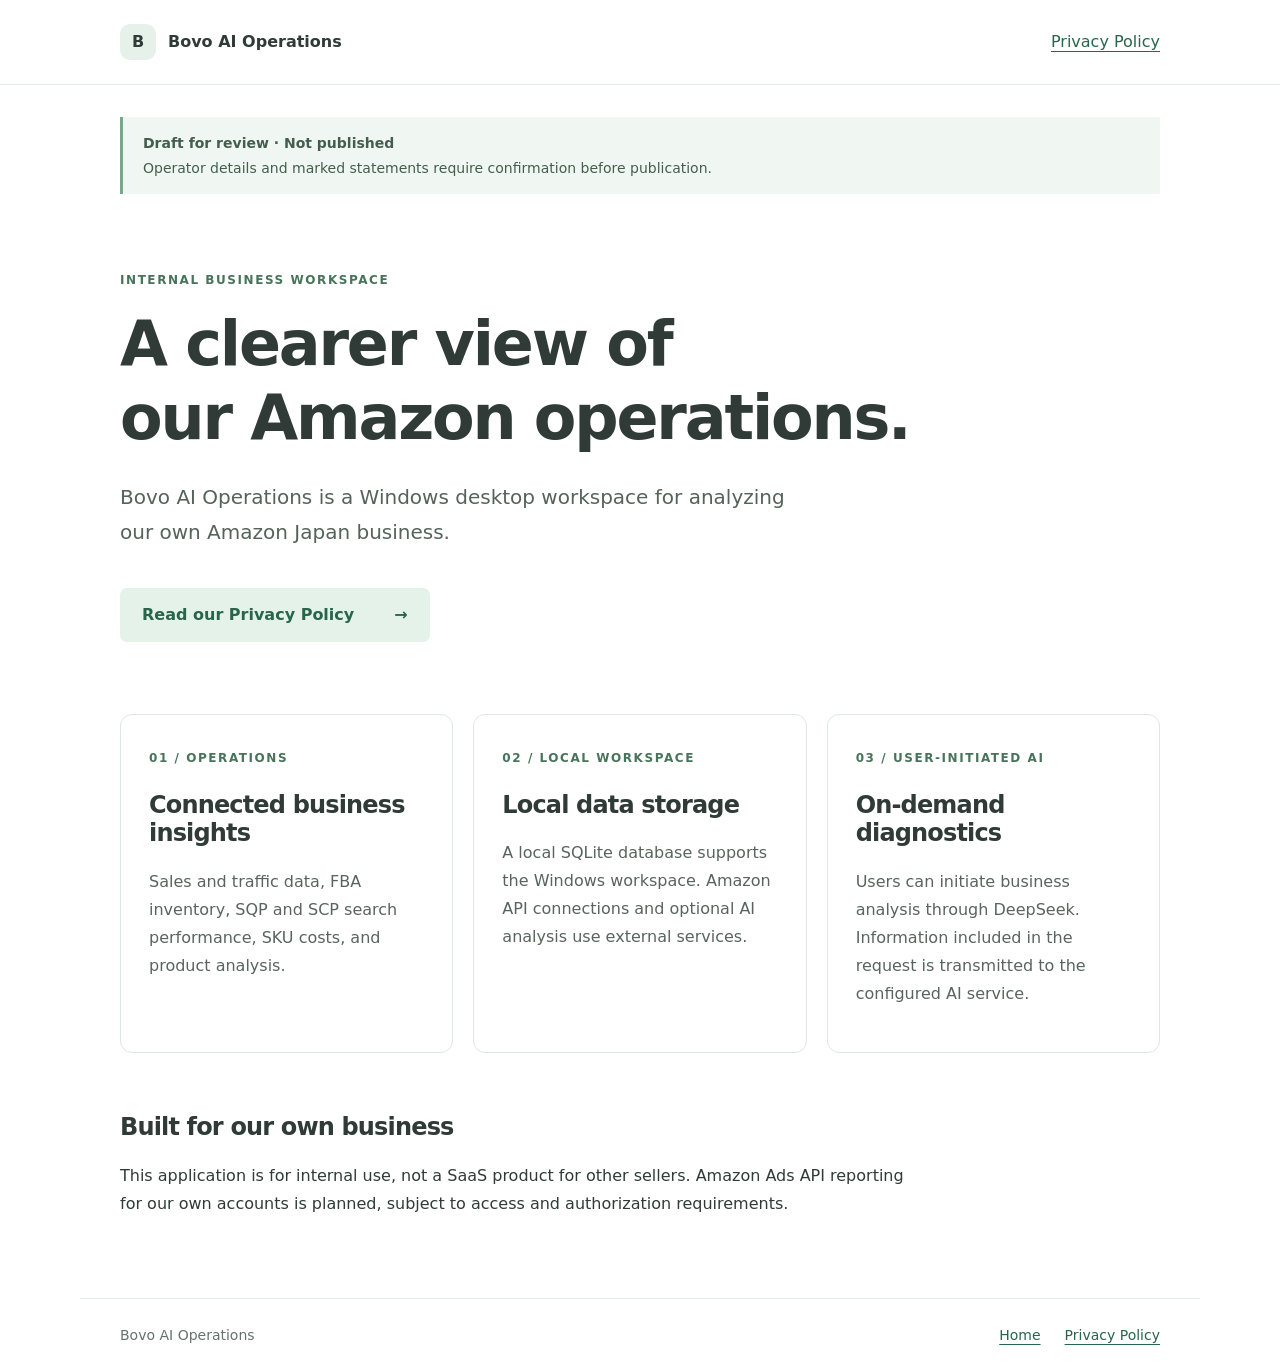
<file: index.html>
<!doctype html>
<html lang="en"><head><meta charset="utf-8"><meta name="viewport" content="width=device-width, initial-scale=1"><meta name="robots" content="noindex, nofollow"><title>Home | Bovo AI Operations</title><link rel="stylesheet" href="styles.css"></head>
<body><a class="skip" href="#main">Skip to content</a><header><nav aria-label="Main navigation"><a class="brand" href="index.html"><span class="mark">B</span>Bovo AI Operations</a><a href="privacy.html">Privacy Policy</a></nav></header><main id="main"><aside class="notice"><strong>Draft for review · Not published</strong><br>Operator details and marked statements require confirmation before publication.</aside><section class="hero"><p class="eyebrow">INTERNAL BUSINESS WORKSPACE</p><h1>A clearer view of<br>our Amazon operations.</h1><p class="lead">Bovo AI Operations is a Windows desktop workspace for analyzing our own Amazon Japan business.</p><a class="button" href="privacy.html">Read our Privacy Policy <span aria-hidden="true">→</span></a></section><div class="grid"><section class="card"><span class="number">01 / OPERATIONS</span><h2>Connected business insights</h2><p>Sales and traffic data, FBA inventory, SQP and SCP search performance, SKU costs, and product analysis.</p></section><section class="card"><span class="number">02 / LOCAL WORKSPACE</span><h2>Local data storage</h2><p>A local SQLite database supports the Windows workspace. Amazon API connections and optional AI analysis use external services.</p></section><section class="card"><span class="number">03 / USER-INITIATED AI</span><h2>On-demand diagnostics</h2><p>Users can initiate business analysis through DeepSeek. Information included in the request is transmitted to the configured AI service.</p></section></div><section class="closing"><h2>Built for our own business</h2><p>This application is for internal use, not a SaaS product for other sellers. Amazon Ads API reporting for our own accounts is planned, subject to access and authorization requirements.</p></section></main><footer><span>Bovo AI Operations</span><a href="index.html">Home</a><a href="privacy.html">Privacy Policy</a></footer></body></html>
</file>
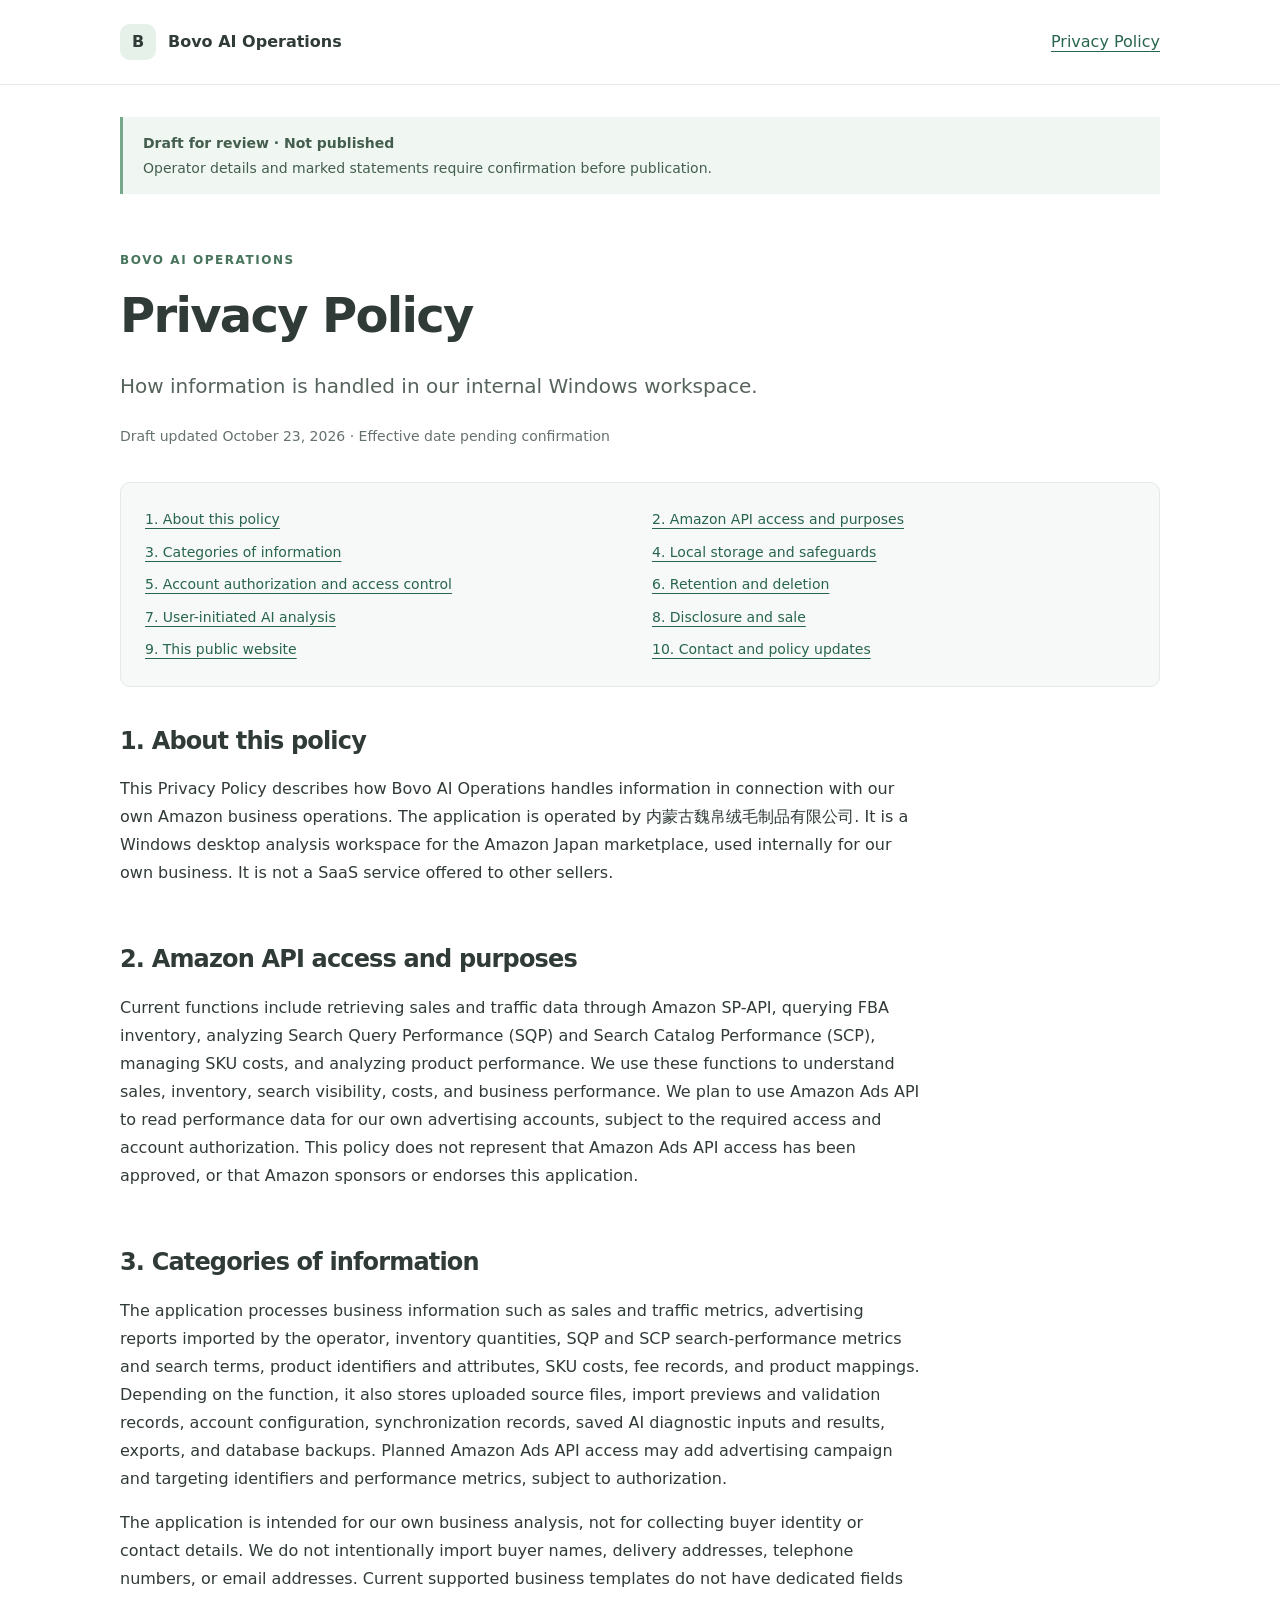
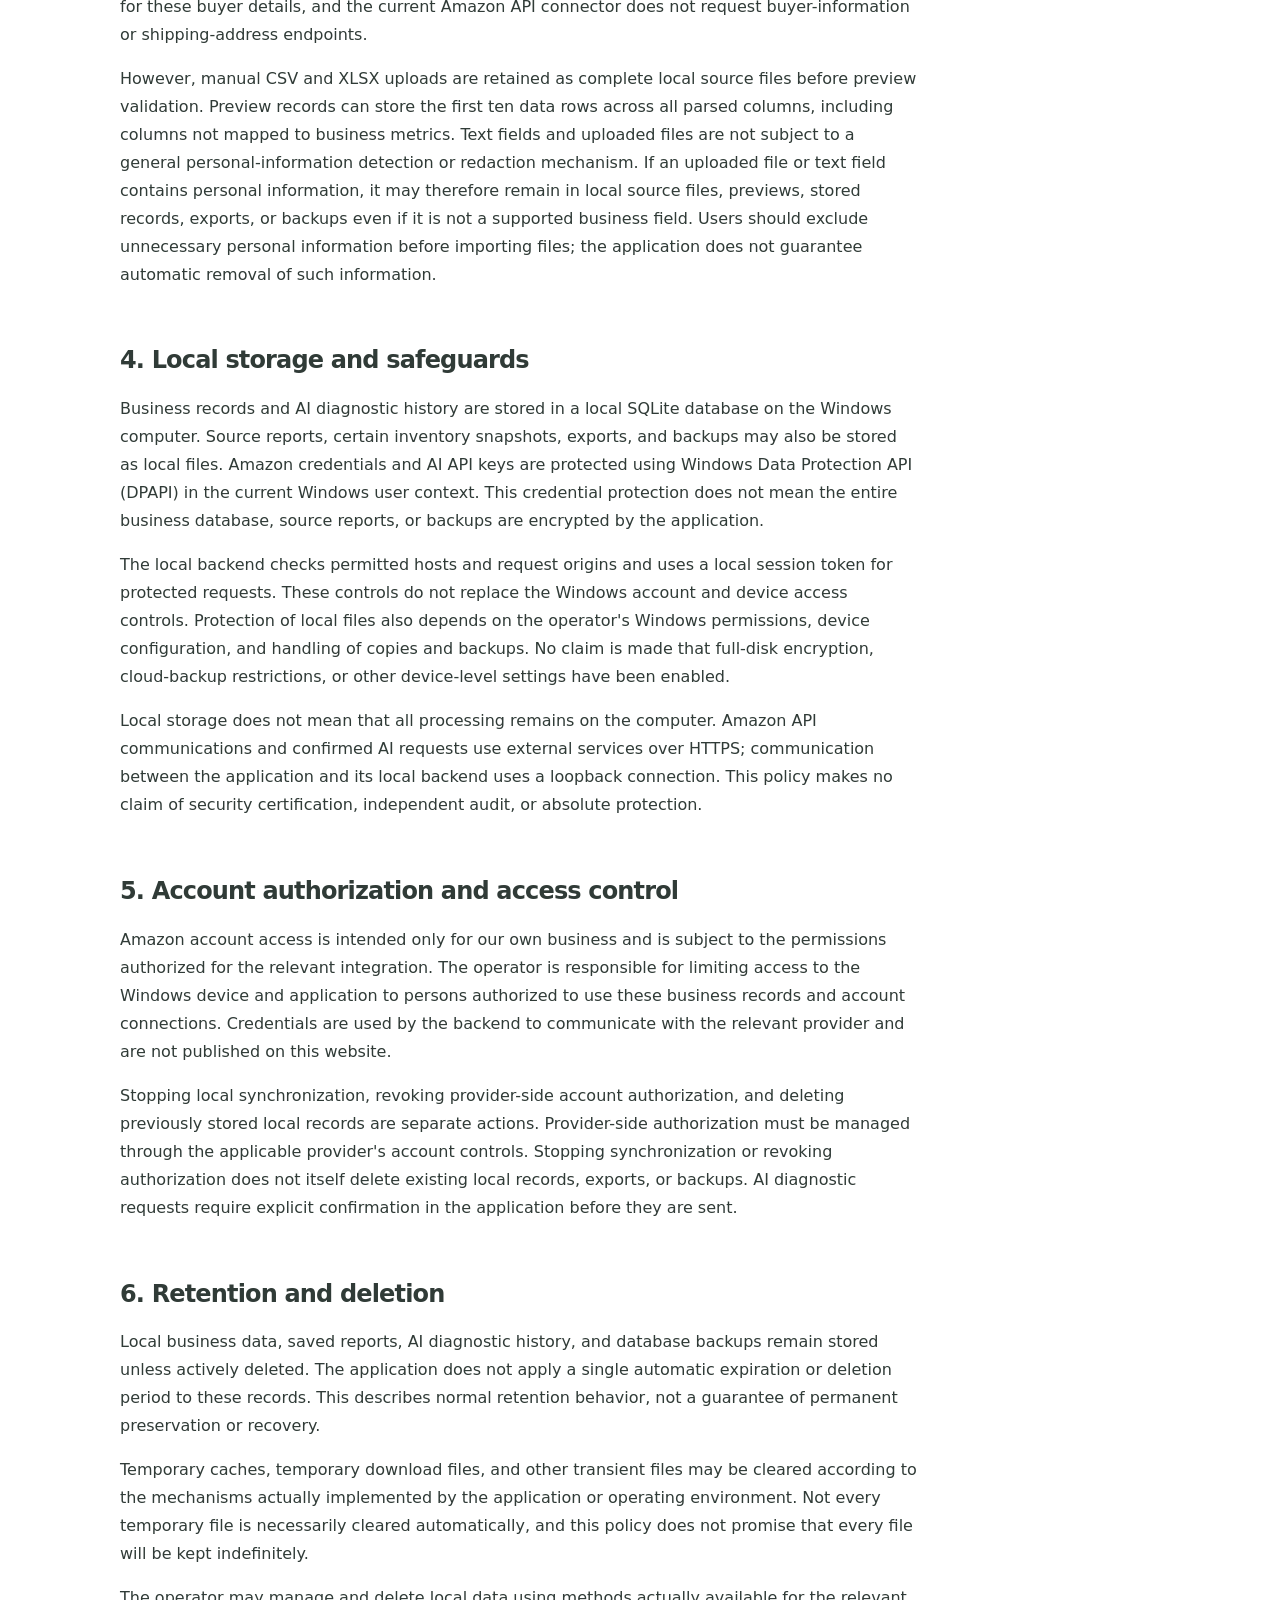
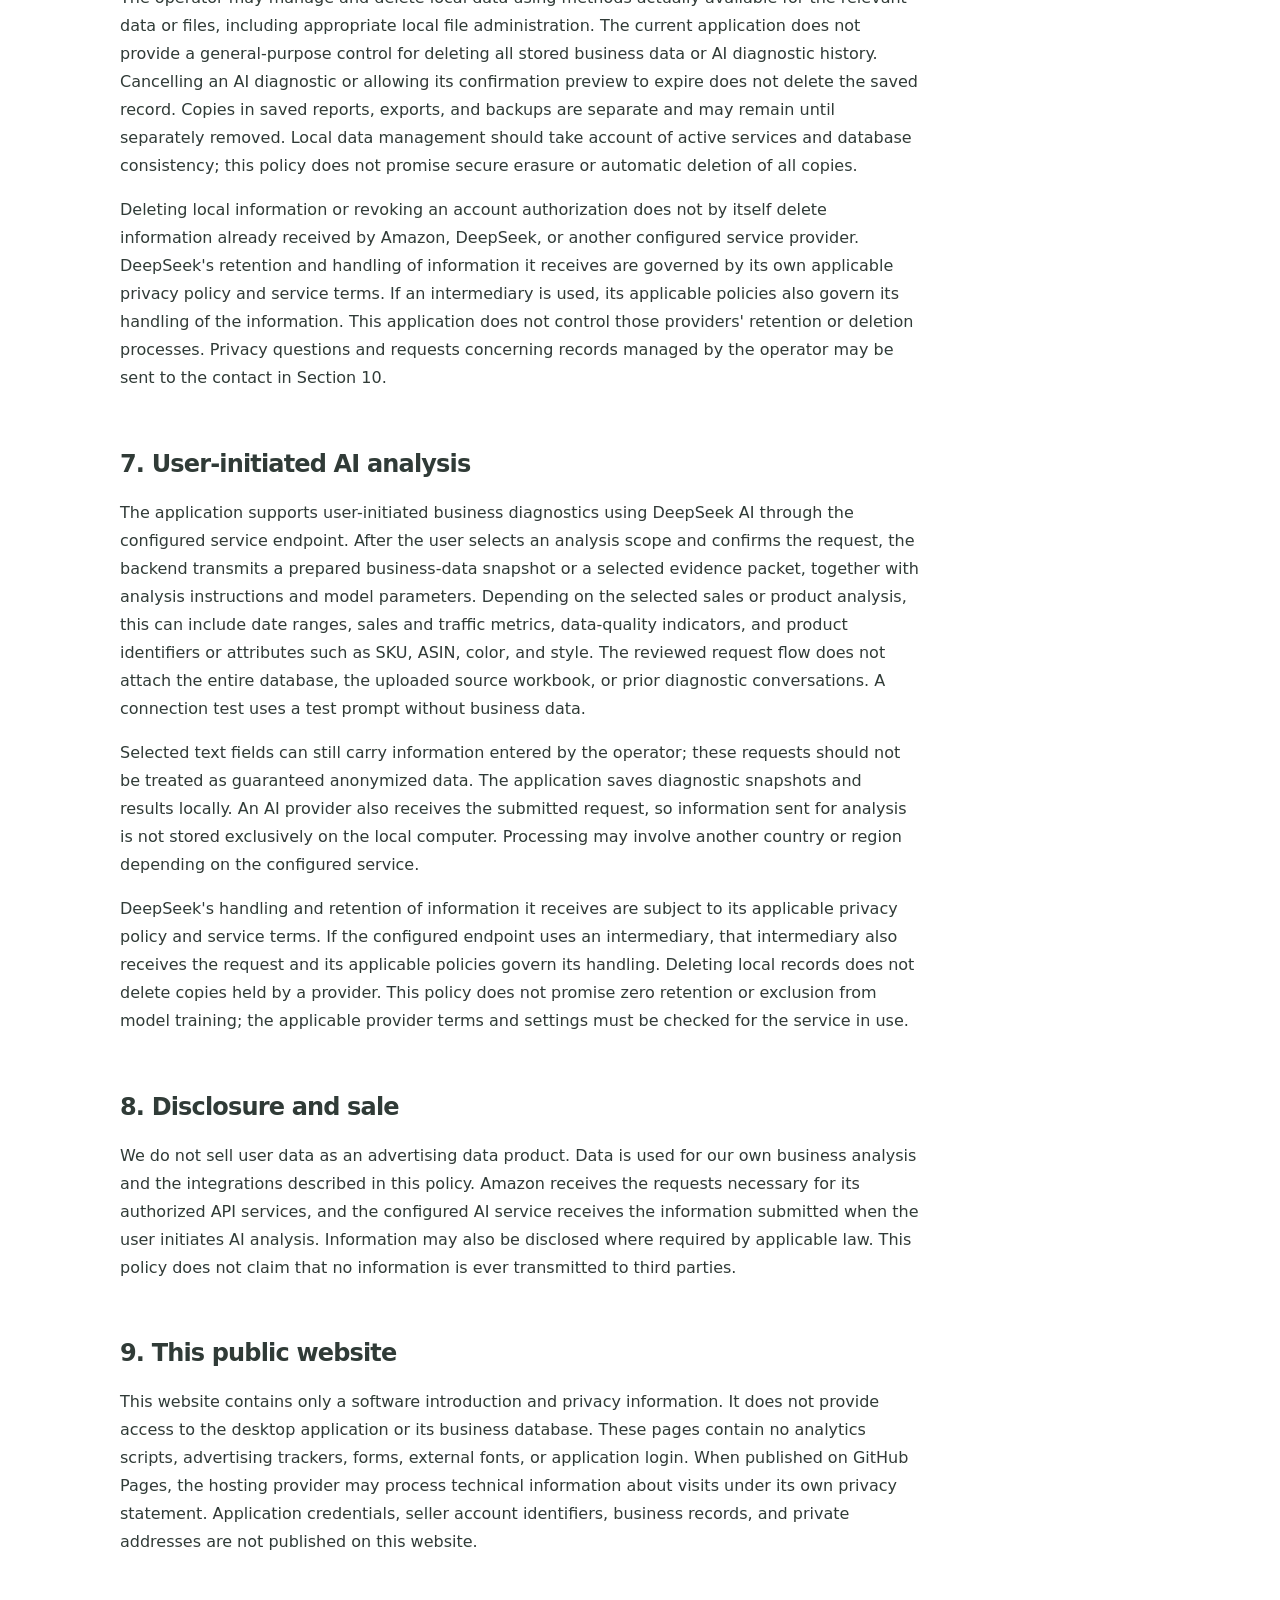
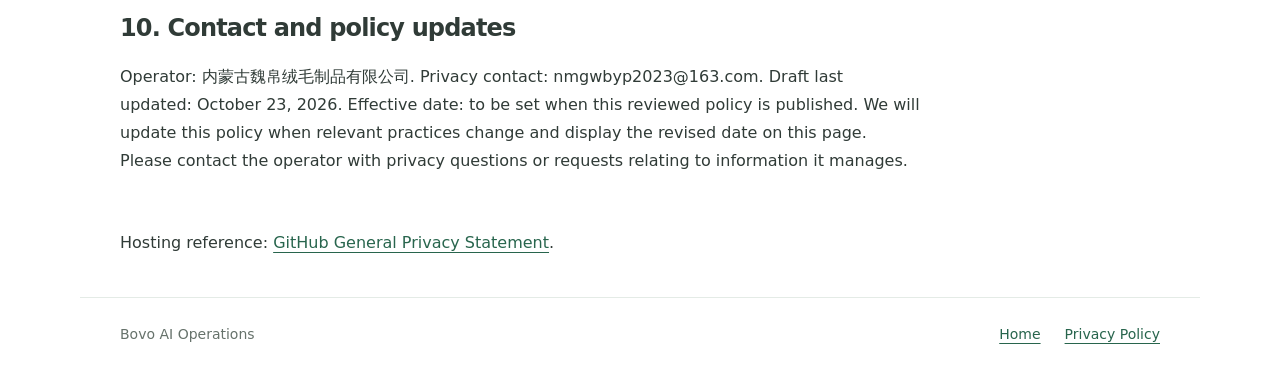
<file: privacy.html>
<!doctype html>
<html lang="en"><head><meta charset="utf-8"><meta name="viewport" content="width=device-width, initial-scale=1"><meta name="robots" content="noindex, nofollow"><title>Privacy Policy | Bovo AI Operations</title><link rel="stylesheet" href="styles.css"></head>
<body><a class="skip" href="#main">Skip to content</a><header><nav aria-label="Main navigation"><a class="brand" href="index.html"><span class="mark">B</span>Bovo AI Operations</a><a href="privacy.html">Privacy Policy</a></nav></header><main id="main"><aside class="notice"><strong>Draft for review · Not published</strong><br>Operator details and marked statements require confirmation before publication.</aside><div class="policy-head"><p class="eyebrow">BOVO AI OPERATIONS</p><h1>Privacy Policy</h1><p class="lead">How information is handled in our internal Windows workspace.</p><p class="muted">Draft updated October 23, 2026 · Effective date pending confirmation</p></div><nav class="toc" aria-label="Policy contents"><a href="#section-1">1. About this policy</a><a href="#section-2">2. Amazon API access and purposes</a><a href="#section-3">3. Categories of information</a><a href="#section-4">4. Local storage and safeguards</a><a href="#section-5">5. Account authorization and access control</a><a href="#section-6">6. Retention and deletion</a><a href="#section-7">7. User-initiated AI analysis</a><a href="#section-8">8. Disclosure and sale</a><a href="#section-9">9. This public website</a><a href="#section-10">10. Contact and policy updates</a></nav><article class="policy"><section id="section-1"><h2>1. About this policy</h2><p>This Privacy Policy describes how Bovo AI Operations handles information in connection with our own Amazon business operations. The application is operated by 内蒙古魏帛绒毛制品有限公司. It is a Windows desktop analysis workspace for the Amazon Japan marketplace, used internally for our own business. It is not a SaaS service offered to other sellers.</p></section><section id="section-2"><h2>2. Amazon API access and purposes</h2><p>Current functions include retrieving sales and traffic data through Amazon SP-API, querying FBA inventory, analyzing Search Query Performance (SQP) and Search Catalog Performance (SCP), managing SKU costs, and analyzing product performance. We use these functions to understand sales, inventory, search visibility, costs, and business performance. We plan to use Amazon Ads API to read performance data for our own advertising accounts, subject to the required access and account authorization. This policy does not represent that Amazon Ads API access has been approved, or that Amazon sponsors or endorses this application.</p></section><section id="section-3"><h2>3. Categories of information</h2><p>The application processes business information such as sales and traffic metrics, advertising reports imported by the operator, inventory quantities, SQP and SCP search-performance metrics and search terms, product identifiers and attributes, SKU costs, fee records, and product mappings. Depending on the function, it also stores uploaded source files, import previews and validation records, account configuration, synchronization records, saved AI diagnostic inputs and results, exports, and database backups. Planned Amazon Ads API access may add advertising campaign and targeting identifiers and performance metrics, subject to authorization.</p><p>The application is intended for our own business analysis, not for collecting buyer identity or contact details. We do not intentionally import buyer names, delivery addresses, telephone numbers, or email addresses. Current supported business templates do not have dedicated fields for these buyer details, and the current Amazon API connector does not request buyer-information or shipping-address endpoints.</p><p>However, manual CSV and XLSX uploads are retained as complete local source files before preview validation. Preview records can store the first ten data rows across all parsed columns, including columns not mapped to business metrics. Text fields and uploaded files are not subject to a general personal-information detection or redaction mechanism. If an uploaded file or text field contains personal information, it may therefore remain in local source files, previews, stored records, exports, or backups even if it is not a supported business field. Users should exclude unnecessary personal information before importing files; the application does not guarantee automatic removal of such information.</p></section><section id="section-4"><h2>4. Local storage and safeguards</h2><p>Business records and AI diagnostic history are stored in a local SQLite database on the Windows computer. Source reports, certain inventory snapshots, exports, and backups may also be stored as local files. Amazon credentials and AI API keys are protected using Windows Data Protection API (DPAPI) in the current Windows user context. This credential protection does not mean the entire business database, source reports, or backups are encrypted by the application.</p><p>The local backend checks permitted hosts and request origins and uses a local session token for protected requests. These controls do not replace the Windows account and device access controls. Protection of local files also depends on the operator&#x27;s Windows permissions, device configuration, and handling of copies and backups. No claim is made that full-disk encryption, cloud-backup restrictions, or other device-level settings have been enabled.</p><p>Local storage does not mean that all processing remains on the computer. Amazon API communications and confirmed AI requests use external services over HTTPS; communication between the application and its local backend uses a loopback connection. This policy makes no claim of security certification, independent audit, or absolute protection.</p></section><section id="section-5"><h2>5. Account authorization and access control</h2><p>Amazon account access is intended only for our own business and is subject to the permissions authorized for the relevant integration. The operator is responsible for limiting access to the Windows device and application to persons authorized to use these business records and account connections. Credentials are used by the backend to communicate with the relevant provider and are not published on this website.</p><p>Stopping local synchronization, revoking provider-side account authorization, and deleting previously stored local records are separate actions. Provider-side authorization must be managed through the applicable provider&#x27;s account controls. Stopping synchronization or revoking authorization does not itself delete existing local records, exports, or backups. AI diagnostic requests require explicit confirmation in the application before they are sent.</p></section><section id="section-6"><h2>6. Retention and deletion</h2><p>Local business data, saved reports, AI diagnostic history, and database backups remain stored unless actively deleted. The application does not apply a single automatic expiration or deletion period to these records. This describes normal retention behavior, not a guarantee of permanent preservation or recovery.</p><p>Temporary caches, temporary download files, and other transient files may be cleared according to the mechanisms actually implemented by the application or operating environment. Not every temporary file is necessarily cleared automatically, and this policy does not promise that every file will be kept indefinitely.</p><p>The operator may manage and delete local data using methods actually available for the relevant data or files, including appropriate local file administration. The current application does not provide a general-purpose control for deleting all stored business data or AI diagnostic history. Cancelling an AI diagnostic or allowing its confirmation preview to expire does not delete the saved record. Copies in saved reports, exports, and backups are separate and may remain until separately removed. Local data management should take account of active services and database consistency; this policy does not promise secure erasure or automatic deletion of all copies.</p><p>Deleting local information or revoking an account authorization does not by itself delete information already received by Amazon, DeepSeek, or another configured service provider. DeepSeek&#x27;s retention and handling of information it receives are governed by its own applicable privacy policy and service terms. If an intermediary is used, its applicable policies also govern its handling of the information. This application does not control those providers&#x27; retention or deletion processes. Privacy questions and requests concerning records managed by the operator may be sent to the contact in Section 10.</p></section><section id="section-7"><h2>7. User-initiated AI analysis</h2><p>The application supports user-initiated business diagnostics using DeepSeek AI through the configured service endpoint. After the user selects an analysis scope and confirms the request, the backend transmits a prepared business-data snapshot or a selected evidence packet, together with analysis instructions and model parameters. Depending on the selected sales or product analysis, this can include date ranges, sales and traffic metrics, data-quality indicators, and product identifiers or attributes such as SKU, ASIN, color, and style. The reviewed request flow does not attach the entire database, the uploaded source workbook, or prior diagnostic conversations. A connection test uses a test prompt without business data.</p><p>Selected text fields can still carry information entered by the operator; these requests should not be treated as guaranteed anonymized data. The application saves diagnostic snapshots and results locally. An AI provider also receives the submitted request, so information sent for analysis is not stored exclusively on the local computer. Processing may involve another country or region depending on the configured service.</p><p>DeepSeek&#x27;s handling and retention of information it receives are subject to its applicable privacy policy and service terms. If the configured endpoint uses an intermediary, that intermediary also receives the request and its applicable policies govern its handling. Deleting local records does not delete copies held by a provider. This policy does not promise zero retention or exclusion from model training; the applicable provider terms and settings must be checked for the service in use.</p></section><section id="section-8"><h2>8. Disclosure and sale</h2><p>We do not sell user data as an advertising data product. Data is used for our own business analysis and the integrations described in this policy. Amazon receives the requests necessary for its authorized API services, and the configured AI service receives the information submitted when the user initiates AI analysis. Information may also be disclosed where required by applicable law. This policy does not claim that no information is ever transmitted to third parties.</p></section><section id="section-9"><h2>9. This public website</h2><p>This website contains only a software introduction and privacy information. It does not provide access to the desktop application or its business database. These pages contain no analytics scripts, advertising trackers, forms, external fonts, or application login. When published on GitHub Pages, the hosting provider may process technical information about visits under its own privacy statement. Application credentials, seller account identifiers, business records, and private addresses are not published on this website.</p></section><section id="section-10"><h2>10. Contact and policy updates</h2><p>Operator: 内蒙古魏帛绒毛制品有限公司. Privacy contact: nmgwbyp2023@163.com. Draft last updated: October 23, 2026. Effective date: to be set when this reviewed policy is published. We will update this policy when relevant practices change and display the revised date on this page. Please contact the operator with privacy questions or requests relating to information it manages.</p></section><p>Hosting reference: <a href="https://docs.github.com/en/site-policy/privacy-policies/github-general-privacy-statement">GitHub General Privacy Statement</a>.</p></article></main><footer><span>Bovo AI Operations</span><a href="index.html">Home</a><a href="privacy.html">Privacy Policy</a></footer></body></html>
</file>
<file: styles.css>
*{box-sizing:border-box}html{scroll-behavior:auto}body{margin:0;background:#fff;color:#303b37;font:16px/1.75 system-ui,-apple-system,"Segoe UI",sans-serif}a{color:#28654d;text-underline-offset:4px}a:hover{color:#153c2d}a:focus-visible{outline:3px solid #629b7b;outline-offset:5px}header{border-bottom:1px solid #e4ebe6}header nav,main,footer{max-width:1120px;margin:auto;padding:24px 40px}header nav{display:flex;justify-content:space-between;align-items:center;gap:24px}.brand{display:flex;align-items:center;gap:12px;color:#303b37;font-weight:650;text-decoration:none}.mark{display:inline-grid;place-items:center;width:36px;height:36px;background:#e6f2e9;border-radius:10px;font-weight:700}h1,h2{line-height:1.2;letter-spacing:-.035em}h1{font-size:clamp(36px,5vw,62px);font-weight:650;margin:16px 0 24px}h2{font-size:24px;font-weight:620}.hero{padding:64px 0 72px;max-width:820px}.lead{font-size:20px;max-width:690px;color:#55635b}.eyebrow,.number{font-size:12px;letter-spacing:.13em;font-weight:650;color:#47745b}.button{display:inline-flex;gap:40px;background:#e5f2e9;padding:13px 22px;margin-top:18px;border-radius:7px;text-decoration:none;font-weight:600}.grid{display:grid;grid-template-columns:repeat(3,1fr);gap:20px}.card{border:1px solid #dfe7e1;border-radius:12px;padding:28px}.card p{color:#59645e}.closing{padding:40px 0;max-width:800px}footer{border-top:1px solid #e4ebe6;display:flex;gap:24px;color:#66726b;font-size:14px}footer span{margin-right:auto}.notice{margin-top:8px;padding:14px 20px;border-left:3px solid #77a88b;background:#f0f7f2;font-size:14px;color:#435e4e}.policy-head{padding:44px 0 20px}.policy-head h1{font-size:48px}.muted{font-size:14px;color:#65726b}.toc{display:grid;grid-template-columns:1fr 1fr;gap:8px 24px;background:#f6f9f7;border:1px solid #e2eae4;border-radius:10px;padding:24px;margin-bottom:40px}.toc a{font-size:14px}.policy{max-width:800px}.policy section{padding:0 0 22px;scroll-margin-top:24px}.policy p{overflow-wrap:anywhere}.skip{position:absolute;left:16px;top:-80px;background:white;padding:8px}.skip:focus{top:8px}@media(max-width:700px){header nav,main,footer{padding:20px}.brand{font-size:14px;gap:8px}header nav>a:last-child{font-size:13px}.hero{padding:40px 0}.lead{font-size:18px}.grid,.toc{grid-template-columns:1fr}.card{padding:24px}.policy-head h1{font-size:38px}footer{flex-wrap:wrap;gap:16px}.toc{padding:20px}.notice{font-size:13px}}@media print{header,.toc,.skip,footer{display:none}main{max-width:none;padding:0}a{color:inherit}}
</file>
